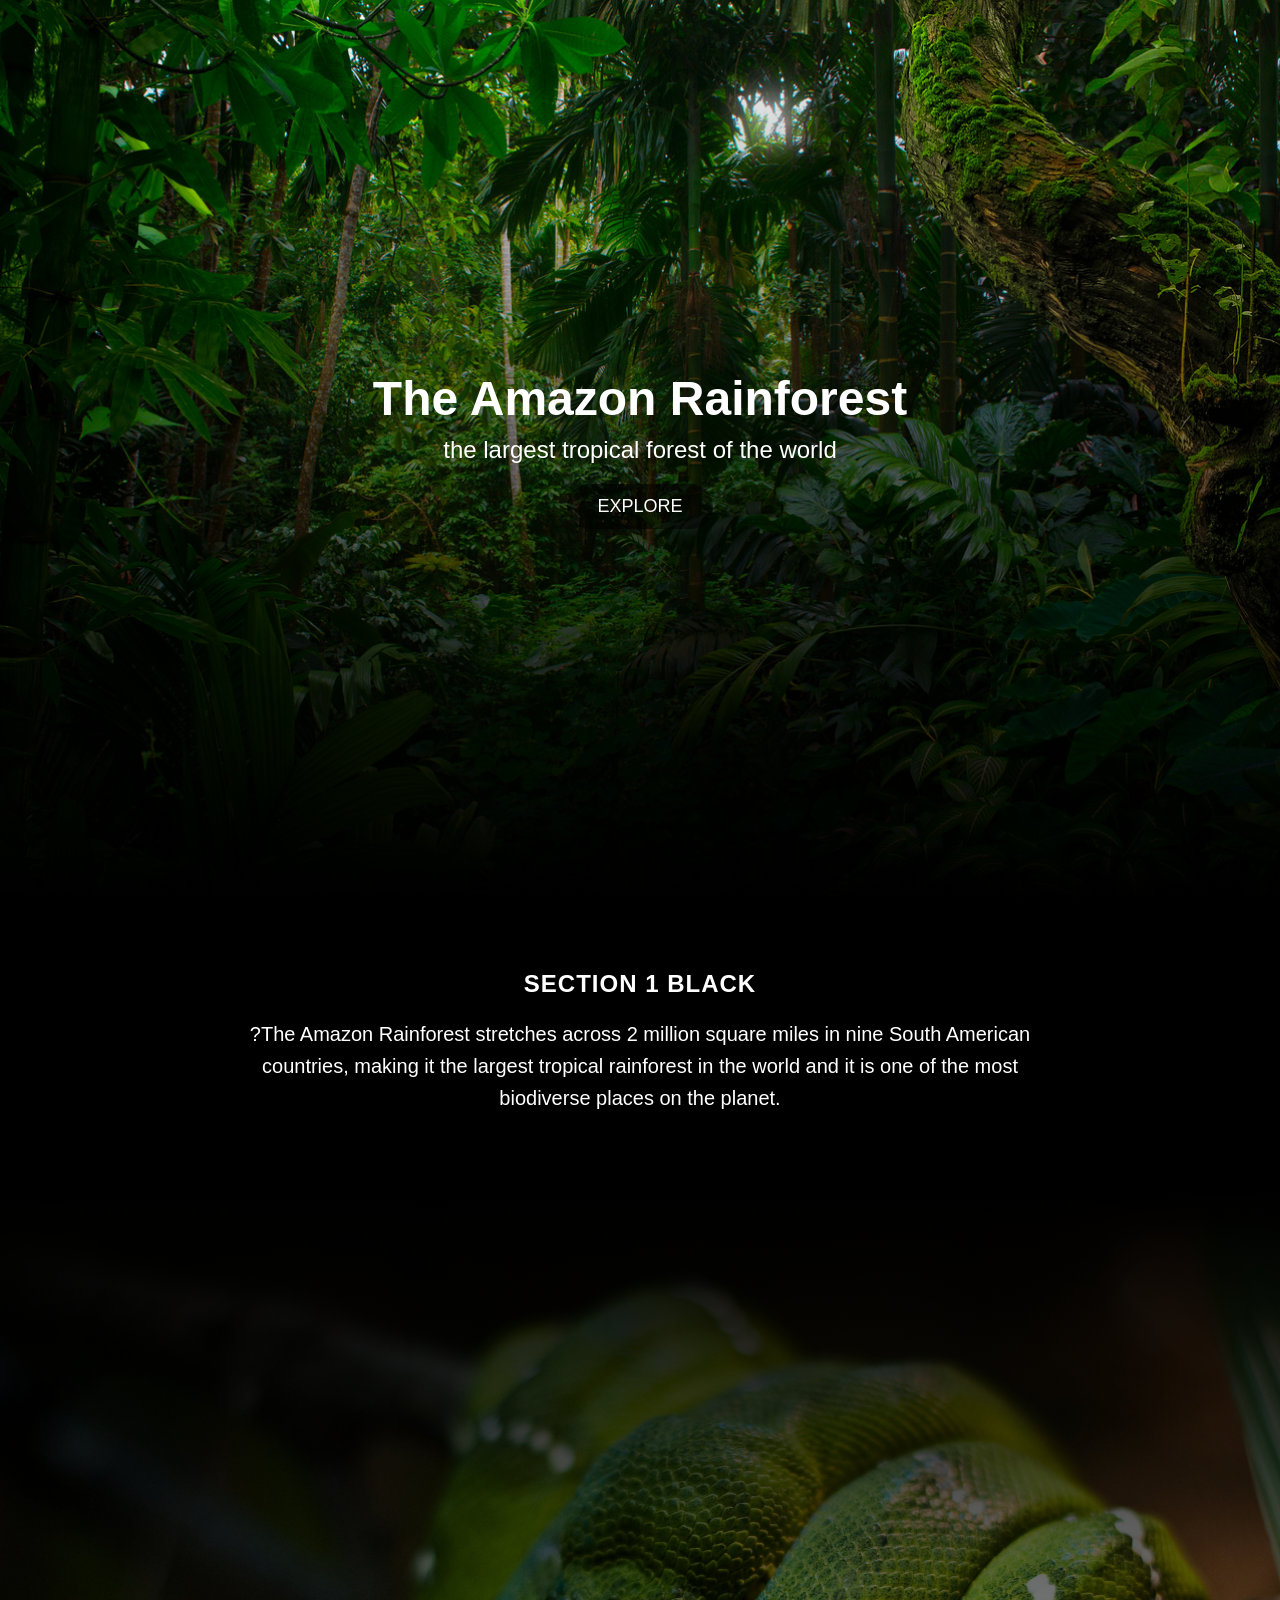
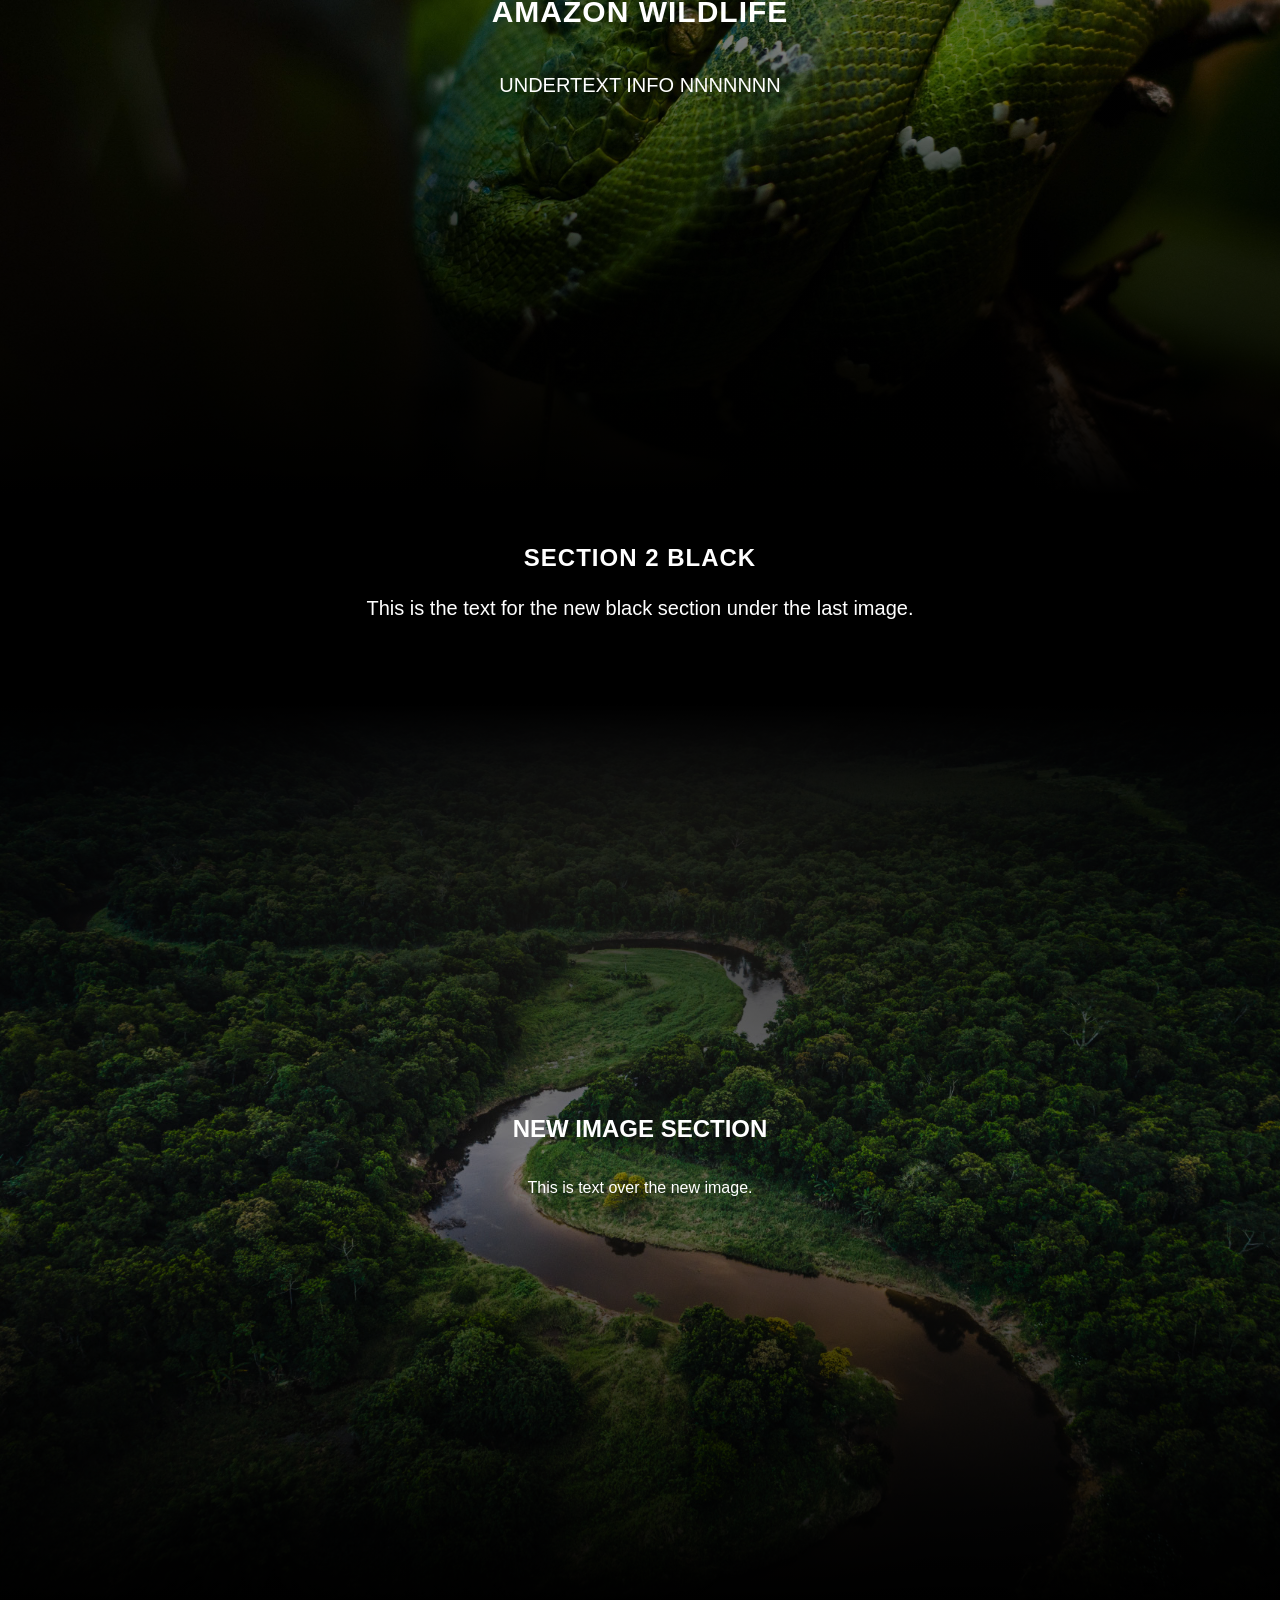
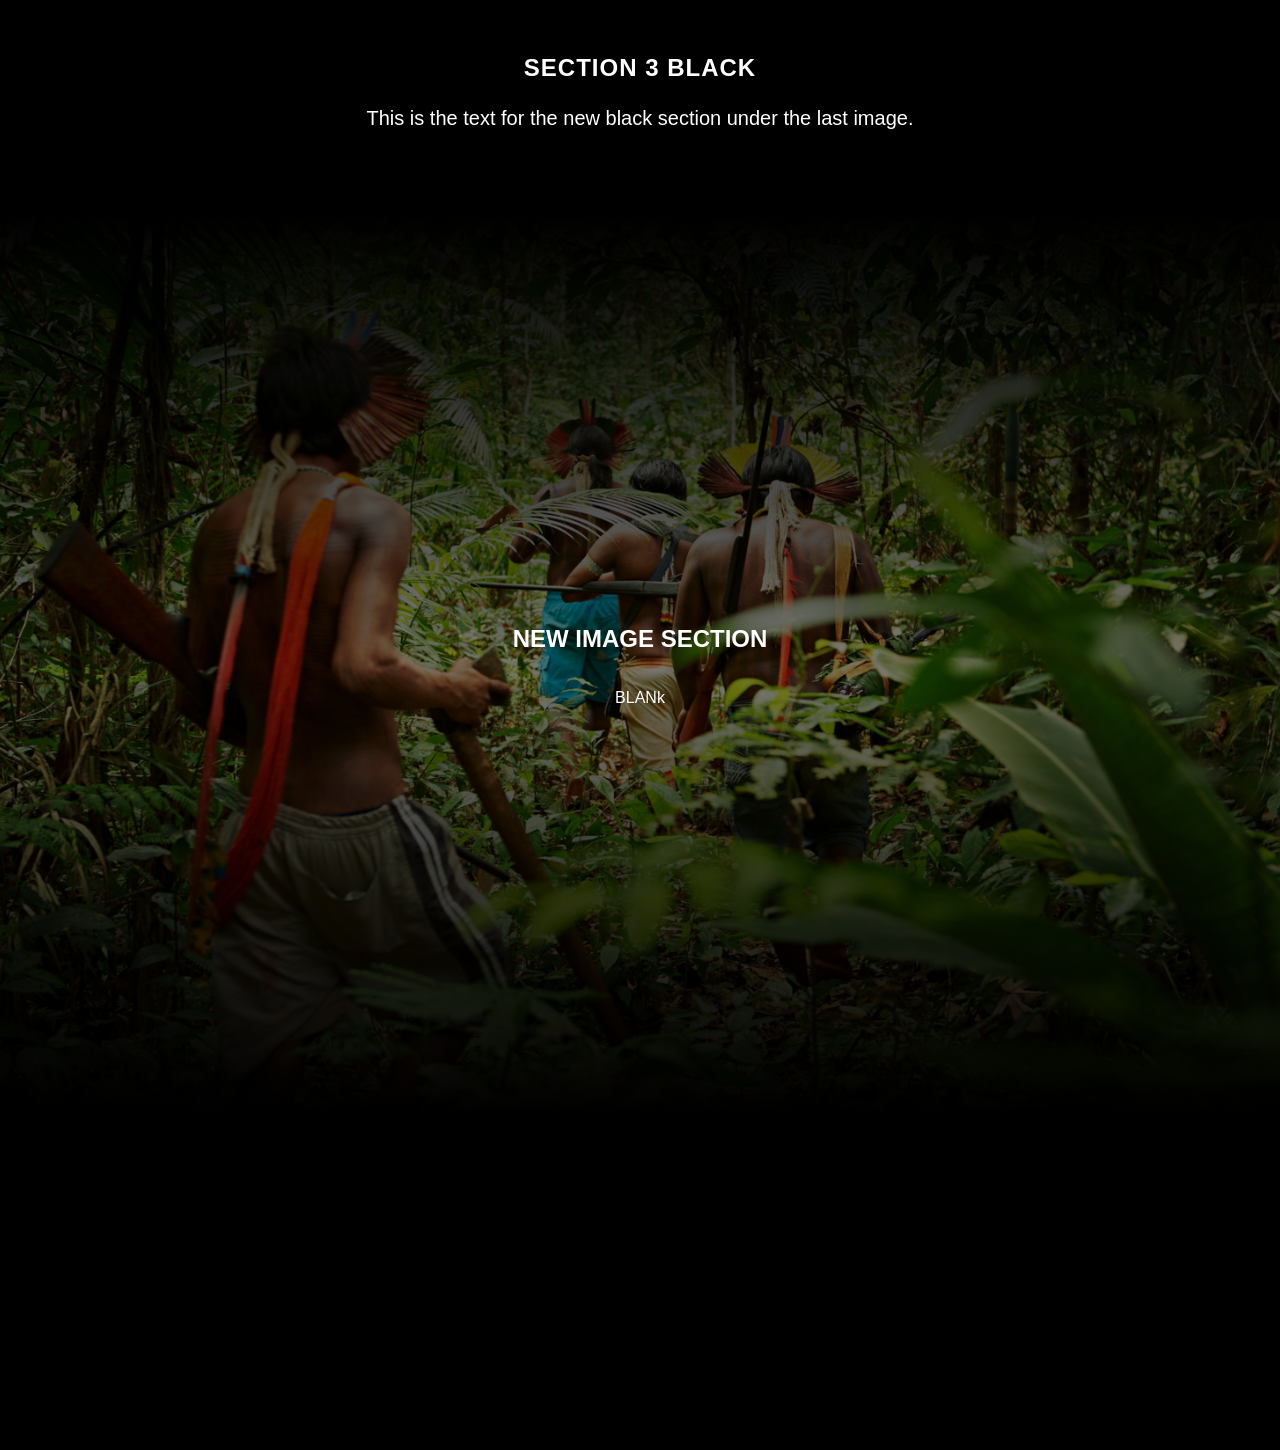
<file: index.html>
<!DOCTYPE html>
<html lang="de">
<head>
  <meta charset="UTF-8">
  <meta name="viewport" content="width=device-width, initial-scale=1.0">
  <title>The Amazon Rainforest</title>
  <link rel="stylesheet" href="style.css">
</head>
<body>

  <!-- Hero Section -->
  <div class="hero">
    <div class="content">
      <h1>The Amazon Rainforest</h1>
      <p>the largest tropical forest of the world</p>
      <a href="#black">
        <button>EXPLORE</button>
      </a>
    </div>
  </div>

  <!-- Schwarzer Abschnitt -->
  <div id="black" class="black-section">
    <h2>SECTION 1 BLACK</h2>
    <p> ?The Amazon Rainforest stretches across 2 million square miles in nine South American countries, making it the largest tropical rainforest in the world and it is one of the most biodiverse places on the planet.</p>
  </div>

  <div class="image-section">
  <h2>AMAZON WILDLIFE</h2>
  <p>UNDERTEXT INFO NNNNNNN</p>
</div>
<div class="black-section-2">
  <h2>SECTION 2 BLACK</h2>
  <p>This is the text for the new black section under the last image.</p>
</div>
<div class="image-section-2">
  <h2>NEW IMAGE SECTION</h2>
  <p>This is text over the new image.</p>
</div>
<div class="black-section-3">
  <h2>SECTION 3 BLACK</h2>
  <p>This is the text for the new black section under the last image.</p>
</div>
<div class="image-section-3">
  <h2>NEW IMAGE SECTION</h2>
  <p>BLANk</p>
</div>
<section class="article-section" id="article1">
  
  </p>
</section>
<section class="article-section" id="article1">

</section>
</body>
</html>
</file>
<file: style.css>
html {
  scroll-behavior: smooth;
}
html, body {
  margin: 0;
  padding: 0;
  font-family: 'Segoe UI', Tahoma, Geneva, Verdana, sans-serif;
  color: white;
  text-align: center;
  scroll-behavior: smooth;
}

/* Hero-Bereich */
.hero {
  position: relative;
  z-index: 1;
  width: 100%;
  min-height: 100vh;       /* mindestens Bildschirmhöhe */
  max-height: 1200px;      /* verhindert zu großes Bild auf riesigen Monitoren */
  background-image: url('amazonpicture.jpg');
  background-size: cover;
  background-position: center;
  background-repeat: no-repeat;

  display: flex;
  justify-content: center;
  align-items: center;
  text-align: center;
}

.hero::after {
  content: "";
  position: absolute;
  left: 0;
  bottom: 0;
  width: 100%;
  height: 100%; 
  background: linear-gradient(
    to top, to bottom,
    rgba(0,0,0,1) 00%,
    rgba(180, 180, 180, 0.5) 50%, 
    rgba(0,0,0,1) 100%
  );

  z-index: 0;
}

/* Text über dem Bild */
.content {
  position: relative;
  z-index: 1;
  max-width: 600px;
  padding: 20px;
}


.content p {
  font-size: 10px;
  margin: 10px 0 20px 0;
}

/* Button */
button {
  padding: 12px 30px;
  font-size: 15px;
  cursor: pointer;
  border: none;
  border-radius: 25px;
  background-color: rgba(0, 0, 0, 0.418);
  color: white;
  transition: background-color 0.3s, transform 0.3s;
  
}

button:hover {
  background-color: rgba(0, 0, 0, 0.514);
  transform: scale(1.05);
}


/* Hero-Bereich */
.hero {
  position: relative;
  width: 100%;
  min-height: 100vh;       /* mindestens Bildschirmhöhe */
  max-height: 1200px;      /* verhindert zu großes Bild auf riesigen Monitoren */
  background-image: url('amazonpicture.jpg');
  background-size: cover;
  background-position: center;
  background-repeat: no-repeat;

  display: flex;
  justify-content: center;
  align-items: center;
  text-align: center;
}

.hero::after {
  content: "";
  position: absolute;
  left: 0;
  bottom: 0;
  width: 100%;
  height: 100%; /* Verlauf nur unteres Bildende */
  background: linear-gradient(to top, rgba(0,0,0,1), rgba(0, 0, 0, 0.0));
  z-index: 0;
}

/* Text über dem Bild */
.content {
  position: relative;
  z-index: 1;
  max-width: 600px;
  padding: 20px;
}

h1 {
  margin: 0;
  font-size: 48px;
}

.content p {
  font-size: 24px;
  margin: 10px 0 20px 0;
}

/* Button */
button {
  padding: 12px 30px;
  font-size: 18px;
  cursor: pointer;
  border: none;
  border-radius: 25px;
  background-color: rgba(0, 0, 0, 0.5);
  color: white;
  transition: background-color 0.3s, transform 0.3s;
}

button:hover {
  background-color: rgba(0, 0, 0, 0.4);
  transform: scale(1.05);
}

/* Schwarzer Abschnitt */
.black-section {
  background-color: black;
  color: white;
  width: 100%;
  padding: 50px 20px;
  box-sizing: border-box;
}

.black-section h2 {
  font-size: 24px;
  margin: 0 0 §0px 0;
  text-transform: uppercase;
  letter-spacing: 1px;
}

.black-section p {
  font-size: 20px;
  line-height: 1.6;
  margin: 0 auto 30px auto;
  max-width: 800px;
  text-align: center;
}

.image-section {
  position: relative;
  width: 100%;
  min-height: 100vh;

  background-image: url('pic6.jpg');
  background-size: cover;
  background-position: center;
  background-repeat: no-repeat;

  display: flex;
  flex-direction: column;
  justify-content: center;
  align-items: center;
  text-align: center;
}

.image-section::after {
  content: "";
  position: absolute;
  left: 0;
  top: 0;
  width: 100%;
  height: 100%;

  background: linear-gradient(
    to bottom,
    rgba(0,0,0,1) 0%,
    rgba(0, 0, 0, 0.5) 50%, 
    rgba(0,0,0,1) 100%
  );

  z-index: 0;
}

.image-section h2 {
 font-size: 30px;
 letter-spacing: 1px;
 z-index: 1;
}
.image-section h2:hover {
  
  transform: scale(1.02);
}
 
.image-section p {
  font-size: 20px; /* Beispiel: anpassen wie gewünscht */
  position: relative;
  z-index: 1;
}
.black-section-2 {
  background-color: black;
  color: white;
  width: 100%;
  padding: 50px 20px;
  box-sizing: border-box;
  text-align: center;
}

.black-section-2 h2 {
  font-size: 24px;
  margin: 0 0 20px 0;
  text-transform: uppercase;
  letter-spacing: 1px;
}

.black-section-2 p {
  font-size: 20px;
  line-height: 1.6;
  margin: 10px auto 30px auto;
  max-width: 800px;
  text-align: center;
}
.image-section-2 {
  position: relative;
  width: 100%;
  min-height: 100vh; /* takes at least full viewport height */
  
  background-image: url('pic9.jpg'); /* your new image */
  background-size: cover;
  background-position: center;
  background-repeat: no-repeat;

  display: flex;
  flex-direction: column;
  justify-content: center;
  align-items: center;
  text-align: center;
}

.image-section-2::after {
  content: "";
  position: absolute;
  left: 0;
  top: 0;
  width: 100%;
  height: 100%;

  /* Fade from top and bottom */
  background: linear-gradient(
    to bottom,
    rgba(0,0,0,1) 0%,
    rgba(0,0,0,0.5) 50%, 
    rgba(0,0,0,1) 100%
  );

  z-index: 0;
}

.image-section-2 h2,
.image-section-2 p {
  position: relative;
  z-index: 1;
  color: white;

}.image-section-2 h2:hover  {
  
  transform: scale(1.02);
 
}
.black-section-3 {
  background-color: black;
  color: white;
  width: 100%;
  padding: 50px 20px;
  box-sizing: border-box;
  text-align: center;
}

.black-section-3 h2 {
  font-size: 24px;
  margin: 0 0 20px 0;
  text-transform: uppercase;
  letter-spacing: 1px;
}

.black-section-3 p {
  font-size: 20px;
  line-height: 1.6;
  margin: 10px auto 30px auto;
  max-width: 800px;
  text-align: center;
}
.image-section-3 {
  position: relative;
  width: 100%;
  min-height: 100vh; /* takes at least full viewport height */
  
  background-image: url('pic2.jpg'); /* your new image */
  background-size: cover;
  background-position: center;
  background-repeat: no-repeat;

  display: flex;
  flex-direction: column;
  justify-content: center;
  align-items: center;
  text-align: center;
}

.image-section-3::after {
  content: "";
  position: absolute;
  left: 0;
  top: 0;
  width: 100%;
  height: 100%;

  /* Fade from top and bottom */
  background: linear-gradient(
    to bottom,
    rgba(0,0,0,1) 0%,
    rgba(0,0,0,0.5) 50%, 
    rgba(0,0,0,1) 100%
  );

  z-index: 0;
}

.image-section-3 h2,
.image-section-3 p {
  position: relative;
  z-index: 1;
  color: white;
}
.image-section-3 :hover {
  
  transform: scale(1.02);
}
.article-section {
  background: black;
  padding: 80px 20px;
  text-align: center;
}
</file>
